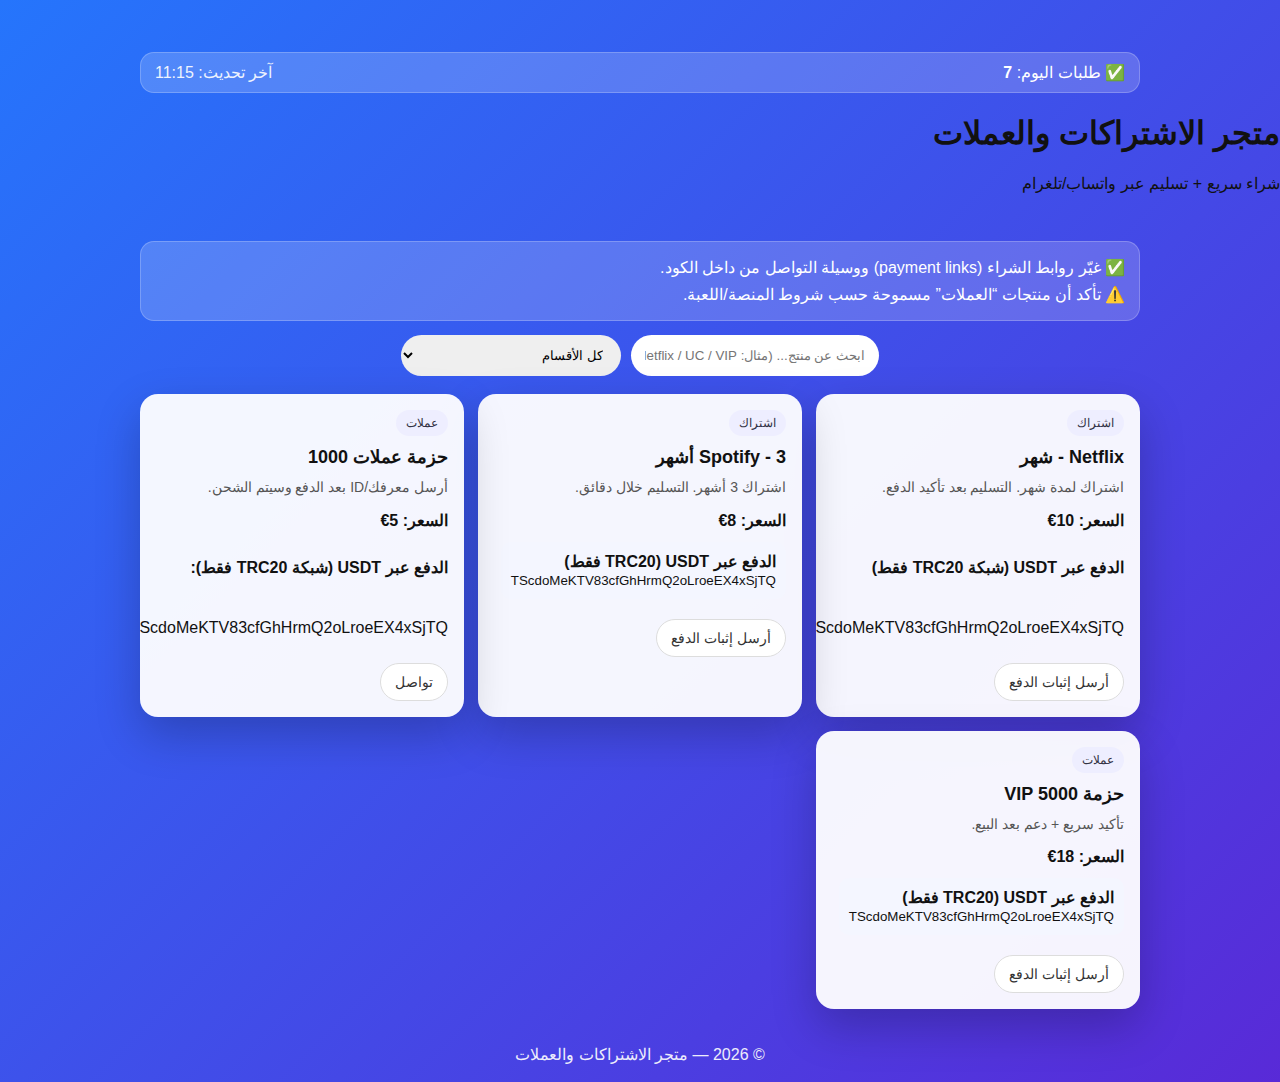
<file: index.html>
<!DOCTYPE html>
<html lang="ar" dir="rtl">
<head>
  <meta charset="UTF-8" />
  <meta name="viewport" content="width=device-width, initial-scale=1.0"/>
  <title>متجر الاشتراكات والعملات</title>

  <style>
    body{
      margin:0;
      font-family: Arial, sans-serif;
      background: linear-gradient(-45deg,#667eea,#764ba2,#6a11cb,#2575fc);
      background-size: 400% 400%;
      animation: bg 10s ease infinite;
      color:#111;
    }
    @keyframes bg{
      0%{background-position:0% 50%}
      50%{background-position:100% 50%}
      100%{background-position:0% 50%}
    }

    header{
      padding:26px 18px;
      text-align:center;
      color:white;
    }
    header h1{margin:0 0 8px;font-size:28px}
    header p{margin:0;opacity:.9}

    .wrap{
      max-width:1000px;
      margin: 0 auto;
      padding: 18px;
    }

    .note{
      background: rgba(255,255,255,0.18);
      border: 1px solid rgba(255,255,255,0.22);
      border-radius:14px;
      padding:12px 14px;
      color:white;
      margin: 14px 0;
      line-height:1.7;
    }

    .bar{
      display:flex;
      gap:10px;
      flex-wrap:wrap;
      justify-content:center;
      margin: 10px 0 18px;
    }
    .bar input, .bar select{
      padding:12px 14px;
      border:none;
      border-radius:999px;
      outline:none;
      min-width: 220px;
    }

    .grid{
      display:grid;
      grid-template-columns: repeat(auto-fit, minmax(240px, 1fr));
      gap:14px;
    }

    .card{
      background: rgba(255,255,255,0.95);
      border-radius:18px;
      padding:16px;
      box-shadow: 0 18px 45px rgba(0,0,0,.22);
      overflow:hidden;
      position:relative;
      transition: transform .15s ease;
    }
    .card:hover{transform: translateY(-2px)}

    .tag{
      display:inline-block;
      padding:6px 10px;
      border-radius:999px;
      background:#eef;
      font-size:12px;
      color:#334;
      margin-bottom:10px;
    }
    .title{margin:0 0 8px;font-size:18px}
    .desc{margin:0 0 12px;color:#555;font-size:14px;line-height:1.6}
    .price{font-weight:bold;margin:0 0 12px}

    .actions{
      display:flex;
      gap:10px;
      flex-wrap:wrap;
    }
    .btn{
      border:none;
      cursor:pointer;
      padding:10px 14px;
      border-radius:999px;
      font-size:14px;
      transition:.2s;
      text-decoration:none;
      display:inline-flex;
      align-items:center;
      gap:8px;
    }
    .buy{
      background: linear-gradient(135deg,#667eea,#764ba2);
      color:white;
    }
    .buy:hover{transform: scale(1.03)}
    .chat{
      background:#fff;
      color:#333;
      border:1px solid #ddd;
    }

    footer{
      text-align:center;
      color:white;
      padding:18px;
      opacity:.9;
    }
  </style>
</head>

<body>

<header>
  
</header>
  <div id="topBar" style="
  max-width:1000px;margin:0 auto 10px auto;padding:0 18px;">
  <div style="
    background: rgba(255,255,255,0.18);
    border: 1px solid rgba(255,255,255,0.22);
    border-radius:14px;
    padding:10px 14px;
    color:white;
    display:flex;
    justify-content:space-between;
    align-items:center;
    gap:10px;
    flex-wrap:wrap;
  ">
    <div>✅ طلبات اليوم: <b id="ordersToday">0</b></div>
    <div style="opacity:.9">آخر تحديث: <span id="lastUpdate">الآن</span></div>
  </div>
</div>

<div id="toast" style="
  position:fixed;
  bottom:18px;
  left:18px;
  background: rgba(255,255,255,0.95);
  color:#111;
  padding:12px 14px;
  border-radius:14px;
  box-shadow: 0 18px 45px rgba(0,0,0,.22);
  display:none;
  max-width: 320px;
  font-size:14px;
  z-index:9999;
">
</div>

  <h1>متجر الاشتراكات والعملات</h1>
  <p>شراء سريع + تسليم عبر واتساب/تلغرام</p>

<div class="wrap">

  <div class="note">
    ✅ غيّر روابط الشراء (payment links) ووسيلة التواصل من داخل الكود.<br/>
    ⚠️ تأكد أن منتجات “العملات” مسموحة حسب شروط المنصة/اللعبة.
  </div>

  <div class="bar">
    <input id="q" placeholder="ابحث عن منتج... (مثال: Netflix / UC / VIP)" />
    <select id="cat">
      <option value="all">كل الأقسام</option>
      <option value="subs">اشتراكات</option>
      <option value="coins">عملات</option>
    </select>
  </div>

  <div class="grid" id="grid">

    <!-- اشتراكات -->
    <div class="card" data-cat="subs" data-name="netflix اشتراك شهر">
      <span class="tag">اشتراك</span>
      <h3 class="title">Netflix - شهر</h3>
      <p class="desc">اشتراك لمدة شهر. التسليم بعد تأكيد الدفع.</p>
      <p class="price">السعر: 10€</p>
      <div class="actions">
        <p><strong>الدفع عبر USDT (شبكة TRC20 فقط)</strong></p>
<p>TScdoMeKTV83cfGhHrmQ2oLroeEX4xSjTQ</p>

<a class="btn chat" href="https://wa.me/21658278321" target="_blank">
أرسل إثبات الدفع
</a>
      </div>
    </div>

    <div class="card" data-cat="subs" data-name="spotify اشتراك 3 أشهر">
      <span class="tag">اشتراك</span>
      <h3 class="title">Spotify - 3 أشهر</h3>
      <p class="desc">اشتراك 3 أشهر. التسليم خلال دقائق.</p>
      <p class="price">السعر: 8€</p>
<div class="actions">
  <div style="background:#f4f6ff;padding:10px;border-radius:10px;margin-bottom:10px;">
    <strong>الدفع عبر USDT (TRC20 فقط)</strong><br>
    <small style="word-break:break-all;">
      TScdoMeKTV83cfGhHrmQ2oLroeEX4xSjTQ
    </small>
  </div>

  <a class="btn chat" href="https://t.me/Bilelbz" target="_blank">
    أرسل إثبات الدفع
  </a>
</div>

    </div>

    <!-- عملات -->
    <div class="card" data-cat="coins" data-name="عملات 1000 coin">
      <span class="tag">عملات</span>
      <h3 class="title">حزمة عملات 1000</h3>
      <p class="desc">أرسل معرفك/ID بعد الدفع وسيتم الشحن.</p>
      <p class="price">السعر: 5€</p>
      <div class="actions">
         <p><strong>الدفع عبر USDT (شبكة TRC20 فقط):</strong></p>
<p>TScdoMeKTV83cfGhHrmQ2oLroeEX4xSjTQ</p>
        <a class="btn chat" href="https://wa.me/21658278321" target="_blank">تواصل</a>
      </div>
    </div>

    <div class="card" data-cat="coins" data-name="vip عملات 5000">
      <span class="tag">عملات</span>
      <h3 class="title">حزمة VIP 5000</h3>
      <p class="desc">تأكيد سريع + دعم بعد البيع.</p>
      <p class="price">السعر: 18€</p>
     <div class="actions">
  <div style="background:#f4f6ff;padding:10px;border-radius:10px;margin-bottom:10px;">
    <strong>الدفع عبر USDT (TRC20 فقط)</strong><br>
    <small style="word-break:break-all;">
      TScdoMeKTV83cfGhHrmQ2oLroeEX4xSjTQ
    </small>
  </div>

  <a class="btn chat" href="https://wa.me/21658278321" target="_blank">
    أرسل إثبات الدفع
  </a>
</div>

    </div>

  </div>
</div>

<footer>
  © <span id="y"></span> — متجر الاشتراكات والعملات
</footer>

<script>
  document.getElementById("y").textContent = new Date().getFullYear();

  const q = document.getElementById("q");
  const cat = document.getElementById("cat");
  const cards = [...document.querySelectorAll(".card")];

  function apply(){
    const term = (q.value || "").trim().toLowerCase();
    const c = cat.value;
    cards.forEach(card=>{
      const name = card.dataset.name.toLowerCase();
      const okTerm = !term || name.includes(term);
      const okCat = (c==="all") || (card.dataset.cat===c);
      card.style.display = (okTerm && okCat) ? "" : "none";
    });
  }

  q.addEventListener("input", apply);
  cat.addEventListener("change", apply);
</script>
  <script>
  // ===== عداد طلبات اليوم (وهمي) =====
  const ordersEl = document.getElementById("ordersToday");
  const lastEl = document.getElementById("lastUpdate");
  const toast = document.getElementById("toast");

  // رقم بداية عشوائي
  let orders = Math.floor(Math.random() * 20) + 5; // 5 إلى 24
  ordersEl.textContent = orders;

  function timeNow(){
    const d = new Date();
    const h = String(d.getHours()).padStart(2,"0");
    const m = String(d.getMinutes()).padStart(2,"0");
    return `${h}:${m}`;
  }
  lastEl.textContent = timeNow();

  // يزيد الطلبات كل فترة (عشوائي)
  setInterval(() => {
    const add = Math.random() < 0.7 ? 1 : 2; // غالبًا +1
    orders += add;
    ordersEl.textContent = orders;
    lastEl.textContent = timeNow();
  }, 25000); // كل 25 ثانية

  // ===== تنبيه "تم شراء" =====
  const products = [
    "Netflix - شهر",
    "Spotify - 3 أشهر",
    "حزمة عملات 1000",
    "حزمة VIP 5000"
  ];

  function showToast(msg){
    toast.textContent = msg;
    toast.style.display = "block";
    toast.style.opacity = "0";
    toast.style.transform = "translateY(10px)";
    toast.style.transition = "all .25s ease";

    requestAnimationFrame(() => {
      toast.style.opacity = "1";
      toast.style.transform = "translateY(0)";
    });

    setTimeout(() => {
      toast.style.opacity = "0";
      toast.style.transform = "translateY(10px)";
      setTimeout(() => toast.style.display = "none", 250);
    }, 3500);
  }

  setInterval(() => {
    const item = products[Math.floor(Math.random() * products.length)];
    const mins = Math.floor(Math.random() * 9) + 1; // 1-9 دقائق
    showToast(`🛒 تم شراء ${item} قبل ${mins} دقائق`);
  }, 22000); // كل 22 ثانية
</script>


</body>
</html>
</file>
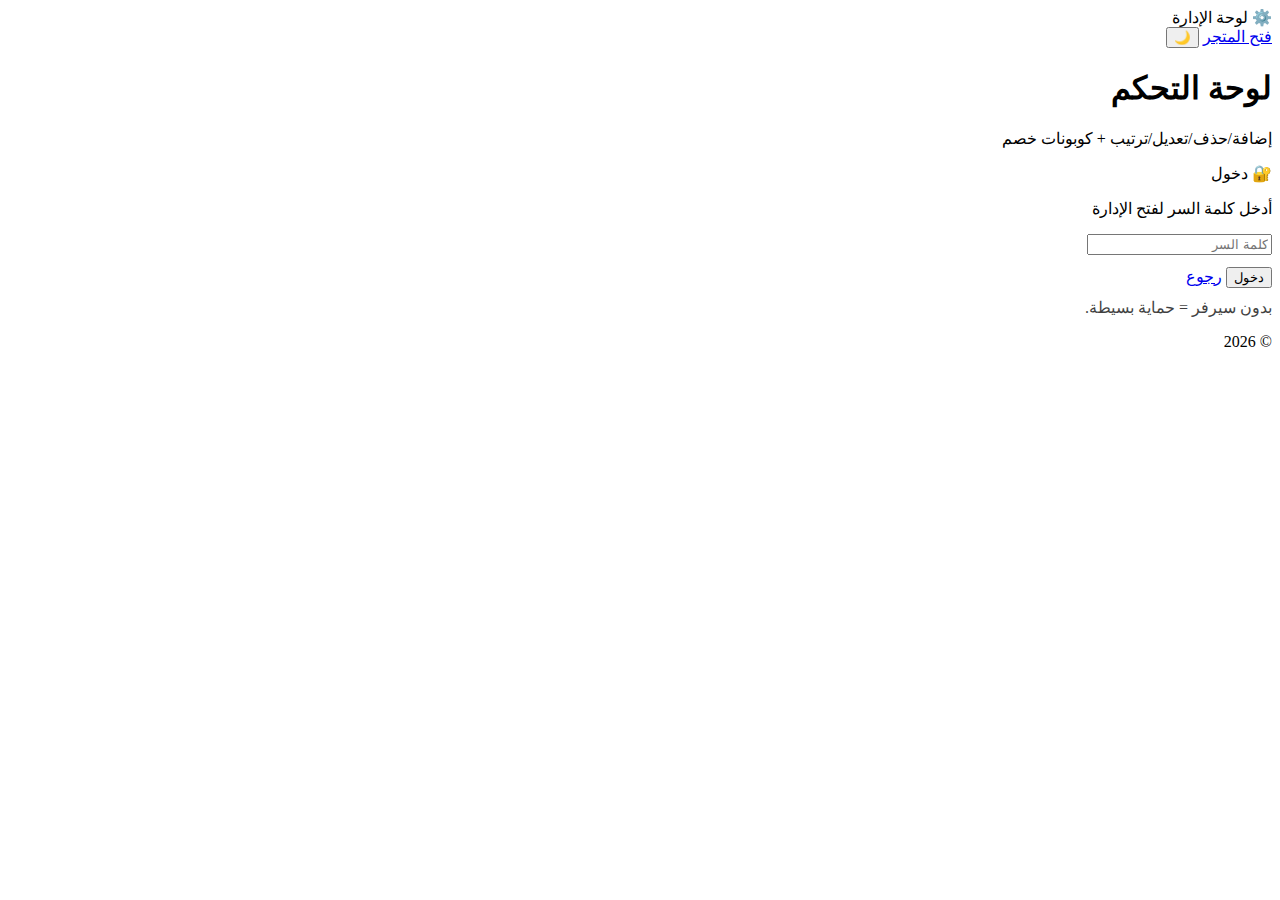
<file: admin.html>
<!DOCTYPE html>
<html lang="ar" dir="rtl">
<head>
  <meta charset="UTF-8" />
  <meta name="viewport" content="width=device-width, initial-scale=1.0"/>
  <title>لوحة الإدارة</title>
  <link rel="stylesheet" href="style.css">
</head>
<body>

<div class="nav">
  <div class="row">
    <div class="brand">⚙️ لوحة الإدارة</div>
    <div class="links">
      <a href="products.html">فتح المتجر</a>
      <button id="themeToggle" class="theme-btn" type="button">🌙</button>
    </div>
  </div>
</div>

<div class="hero">
  <h1>لوحة التحكم</h1>
  <p>إضافة/حذف/تعديل/ترتيب + كوبونات خصم</p>
</div>

<div class="container">

  <div class="card" id="loginBox">
    <span class="tag">🔐 دخول</span>
    <p class="desc">أدخل كلمة السر لفتح الإدارة</p>
    <input id="adminPass" class="admin-input" type="password" placeholder="كلمة السر">
    <div class="actions" style="margin-top:12px">
      <button id="adminEnter" class="btn buy" type="button">دخول</button>
      <a class="btn chat" href="products.html">رجوع</a>
    </div>
    <p class="small" style="opacity:.75;margin-top:10px">بدون سيرفر = حماية بسيطة.</p>
  </div>

  <div id="panelBox" style="display:none;">

    <div class="card">
      <div class="adminTabs">
        <button class="adminTab active" data-tab="productsTab" type="button">📦 المنتجات</button>
        <button class="adminTab" data-tab="couponsTab" type="button">🎟️ الكوبونات</button>
      </div>
    </div>

    <!-- PRODUCTS TAB -->
    <div class="card" id="productsTab">
      <div class="admin-toolbar">
        <button class="btn buy" id="addNew" type="button">➕ إضافة منتج</button>
        <button class="btn chat" id="exportJson" type="button">⬇️ تصدير JSON</button>
        <button class="btn chat" id="importJson" type="button">⬆️ استيراد JSON</button>
        <button class="btn chat" id="resetProducts" type="button">♻️ افتراضي</button>
      </div>

      <p class="small" style="margin-top:10px;opacity:.8">
        ✅ لترتيب المنتجات: اسحب المنتج (Drag) وأفلته (Drop).
      </p>

      <div id="adminList" class="admin-list"></div>

      <div class="admin-actions">
        <button class="btn buy" id="saveProducts" type="button">💾 حفظ المنتجات</button>
        <a class="btn chat" href="products.html">فتح المتجر</a>
      </div>

      <textarea id="jsonBox" class="admin-json" placeholder="JSON هنا"></textarea>
    </div>

    <!-- COUPONS TAB -->
    <div class="card" id="couponsTab" style="display:none;">
      <div class="admin-toolbar">
        <button class="btn buy" id="addCoupon" type="button">➕ إضافة كوبون</button>
        <button class="btn chat" id="resetCoupons" type="button">♻️ افتراضي</button>
      </div>

      <div id="couponList" class="admin-list" style="margin-top:12px;"></div>

      <div class="admin-actions">
        <button class="btn buy" id="saveCoupons" type="button">💾 حفظ الكوبونات</button>
      </div>
    </div>

  </div>
</div>

<div class="footer">© 2026</div>
<div id="toast"></div>

<script src="admin.js"></script>
<script src="theme.js"></script>
</body>
</html>
</file>
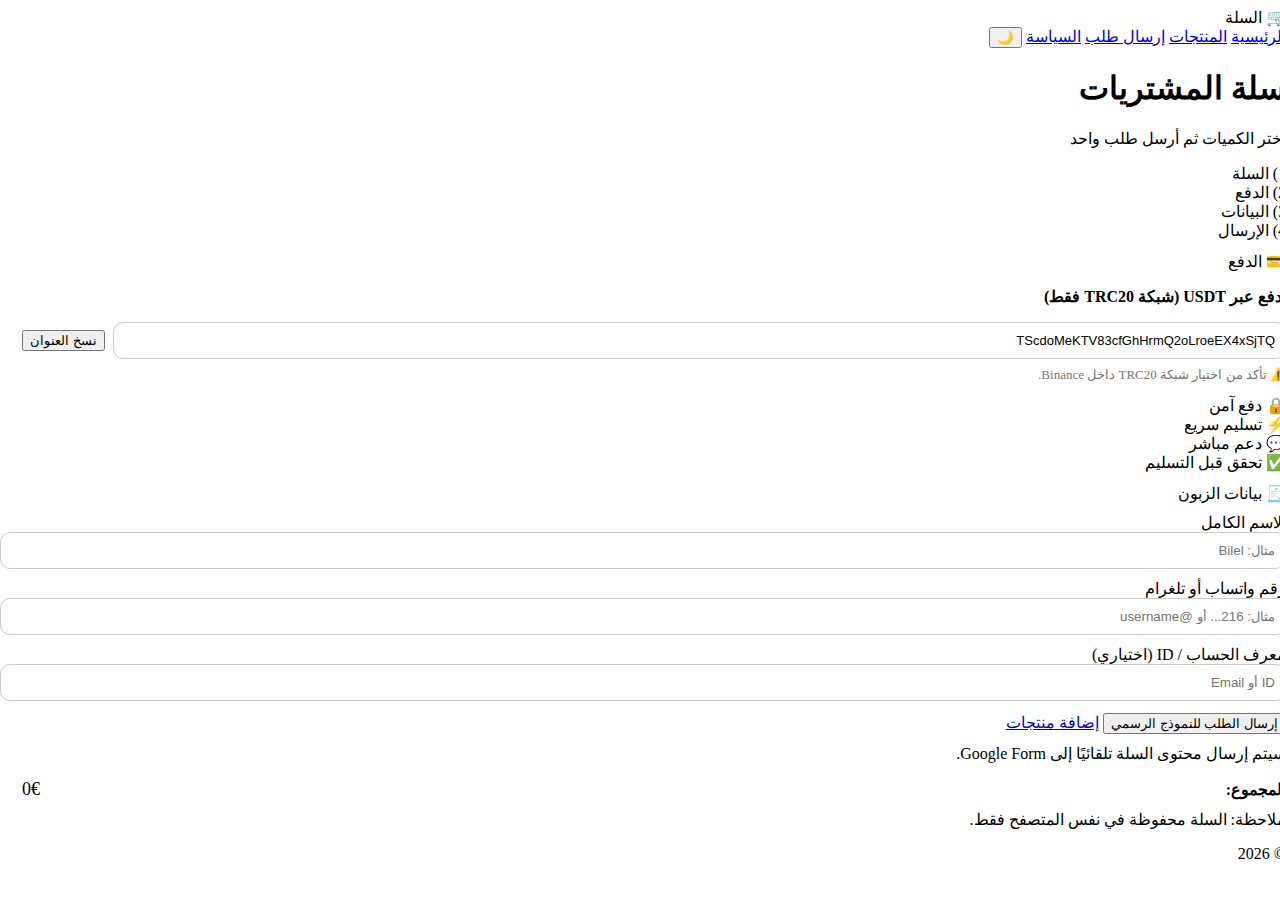
<file: cart.html>
<!DOCTYPE html>
<html lang="ar" dir="rtl">
<head>
  <meta charset="UTF-8" />
  <meta name="viewport" content="width=device-width, initial-scale=1.0"/>
  <title>السلة</title>
  <link rel="stylesheet" href="style.css">
</head>
<body>

<div class="nav">
  <div class="row">
    <div class="brand">🛒 السلة</div>
    <div class="links">
      <a href="new-index.html">الرئيسية</a>
      <a href="products.html">المنتجات</a>
      <a href="order.html">إرسال طلب</a>
      <a href="policy.html">السياسة</a>
      <button id="themeToggle" class="theme-btn" type="button">🌙</button>
    </div>
  </div>
</div>

<div class="hero">
  <h1>سلة المشتريات</h1>
  <p>اختر الكميات ثم أرسل طلب واحد</p>
</div>

<div class="steps">
  <div class="step done">1) السلة</div>
  <div class="step done">2) الدفع</div>
  <div class="step done">3) البيانات</div>
  <div class="step">4) الإرسال</div>
</div>

<div class="container">

  <div id="cartList"></div>

  <!-- الدفع -->
  <div class="card" style="margin-top:12px">
    <span class="tag">💳 الدفع</span>

    <p><strong>ادفع عبر USDT (شبكة TRC20 فقط)</strong></p>

    <div style="display:flex;gap:8px;flex-wrap:wrap;align-items:center;margin-top:8px;">
      <input id="usdtAddress"
        type="text"
        value="TScdoMeKTV83cfGhHrmQ2oLroeEX4xSjTQ"
        readonly
        style="flex:1;padding:10px;border-radius:10px;border:1px solid #ccc;font-size:13px;">

      <button class="btn chat" id="copyUSDT" type="button">
        نسخ العنوان
      </button>
    </div>

    <p style="margin-top:8px;font-size:13px;color:#777;">
      ⚠️ تأكد من اختيار شبكة TRC20 داخل Binance.
    </p>
   <div class="trustBadges">
  <div class="badge">🔒 دفع آمن</div>
  <div class="badge">⚡ تسليم سريع</div>
  <div class="badge">💬 دعم مباشر</div>
  <div class="badge">✅ تحقق قبل التسليم</div>
  </div>
    </div>

  

  <!-- بيانات الزبون -->
  <div class="card" style="margin-top:12px">
    <span class="tag">🧾 بيانات الزبون</span>

    <div style="margin-top:10px;">
      <label>الاسم الكامل</label><br>
      <input id="custName" style="width:100%;padding:10px;border-radius:10px;border:1px solid #ccc;" placeholder="مثال: Bilel">
    </div>

    <div style="margin-top:10px;">
      <label>رقم واتساب أو تلغرام</label><br>
      <input id="custContact" style="width:100%;padding:10px;border-radius:10px;border:1px solid #ccc;" placeholder="مثال: 216... أو @username">
    </div>

    <div style="margin-top:10px;">
      <label>معرف الحساب / ID (اختياري)</label><br>
      <input id="custId" style="width:100%;padding:10px;border-radius:10px;border:1px solid #ccc;" placeholder="ID أو Email">
    </div>

    <div class="actions" style="margin-top:12px">
      <button class="btn buy" id="sendFormCart" type="button">إرسال الطلب للنموذج الرسمي</button>
      <a class="btn chat" href="products.html">إضافة منتجات</a>
    </div>

    <p class="small" style="margin-top:10px">
      سيتم إرسال محتوى السلة تلقائيًا إلى Google Form.
    </p>
  </div>

  <!-- المجموع -->
  <div class="card" style="margin-top:12px">
    <div style="display:flex;justify-content:space-between;align-items:center;gap:10px;flex-wrap:wrap;">
      <div style="font-weight:800">المجموع:</div>
      <div style="font-size:18px"><span id="cartTotal">0€</span></div>
    </div>

    <p class="small" style="margin-top:10px">
      ملاحظة: السلة محفوظة في نفس المتصفح فقط.
    </p>
  </div>
</div>


  
<div id="toast"></div>
<div class="footer">© 2026</div>

<script src="cart.js"></script>
<script src="app.js"></script>
<script src="theme.js"></script>
</body>
</html>
</file>
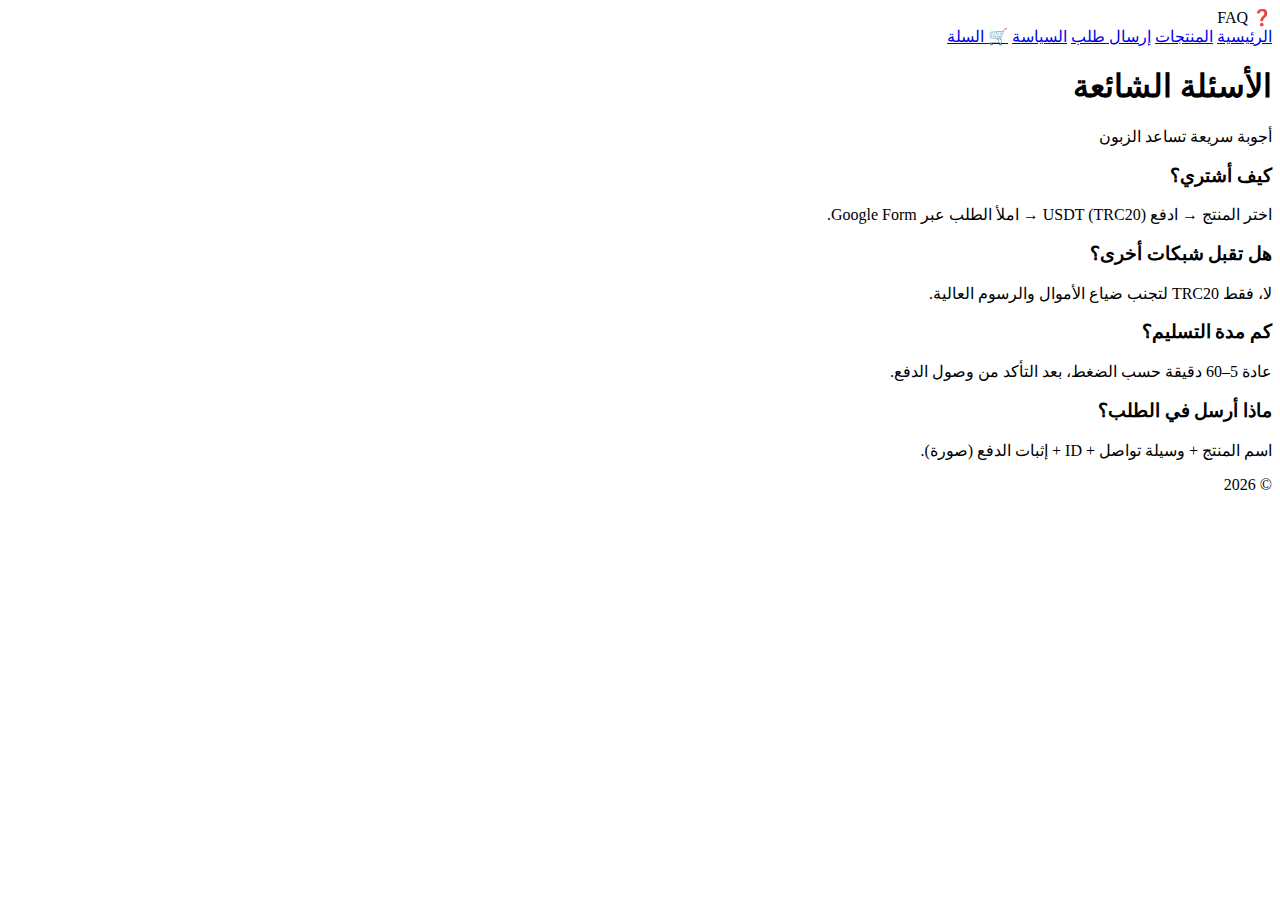
<file: faq.html>
<!DOCTYPE html>
<html lang="ar" dir="rtl">
<head>
  <meta charset="UTF-8" />
  <meta name="viewport" content="width=device-width, initial-scale=1.0"/>
  <title>الأسئلة الشائعة</title>
  <link rel="stylesheet" href="style.css">
</head>
<body>

<div class="nav">
  <div class="row">
    <div class="brand">❓ FAQ</div>
    <div class="links">
      <a href="new-index.html">الرئيسية</a>
      <a href="products.html">المنتجات</a>
      <a href="order.html">إرسال طلب</a>
      <a href="policy.html">السياسة</a>
      <a href="cart.html">🛒 السلة</a>
    </div>
  </div>
</div>

<div class="hero">
  <h1>الأسئلة الشائعة</h1>
  <p>أجوبة سريعة تساعد الزبون</p>
</div>

<div class="container">
  <div class="card">
    <h3 class="title">كيف أشتري؟</h3>
    <p class="desc">اختر المنتج → ادفع USDT (TRC20) → املأ الطلب عبر Google Form.</p>

    <h3 class="title">هل تقبل شبكات أخرى؟</h3>
    <p class="desc">لا، فقط TRC20 لتجنب ضياع الأموال والرسوم العالية.</p>

    <h3 class="title">كم مدة التسليم؟</h3>
    <p class="desc">عادة 5–60 دقيقة حسب الضغط، بعد التأكد من وصول الدفع.</p>

    <h3 class="title">ماذا أرسل في الطلب؟</h3>
    <p class="desc">اسم المنتج + وسيلة تواصل + ID + إثبات الدفع (صورة).</p>
  </div>
</div>

<div id="toast"></div>
<div class="footer">© 2026</div>

<script src="app.js"></script>
<script src="theme.js"></script>
</body>
</html>
</file>
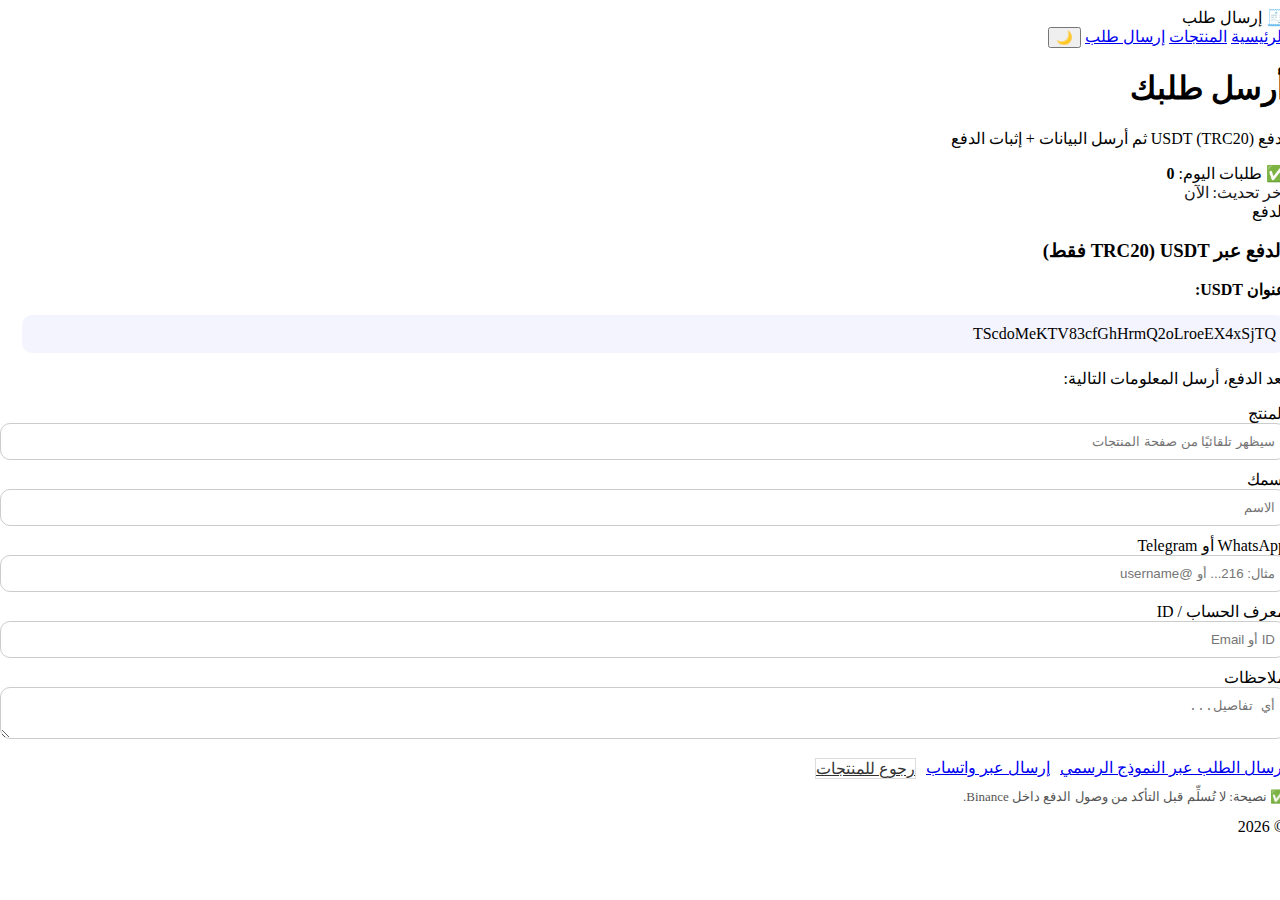
<file: order.html>
<!DOCTYPE html>
<html lang="ar" dir="rtl">
<head>
  <meta charset="UTF-8">
  <meta name="viewport" content="width=device-width, initial-scale=1.0">
  <title>إرسال طلب</title>
  <link rel="stylesheet" href="style.css">
</head>
<body>

<div class="nav">
  <div class="row">
    <div class="brand">🧾 إرسال طلب</div>
    <div class="links">
      <a href="new-index.html">الرئيسية</a>
      <a href="products.html">المنتجات</a>
      <a href="order.html">إرسال طلب</a>
      <button id="themeToggle" class="theme-btn" type="button">🌙</button>

    </div>
  </div>
</div>

<div class="hero">
  <h1>أرسل طلبك</h1>
  <p>ادفع USDT (TRC20) ثم أرسل البيانات + إثبات الدفع</p>
</div>
  <div class="topBar">
  <div class="box">
    <div>✅ طلبات اليوم: <b id="ordersToday">0</b></div>
    <div style="opacity:.9">آخر تحديث: <span id="lastUpdate">الآن</span></div>
  </div>
</div>



  

<div class="container">

  <div class="card">
    <span class="tag">الدفع</span>
    <h3>الدفع عبر USDT (TRC20 فقط)</h3>
    <p><b>عنوان USDT:</b></p>
    <p style="word-break:break-all;background:#f4f4ff;padding:10px;border-radius:10px;">
      TScdoMeKTV83cfGhHrmQ2oLroeEX4xSjTQ
    </p>

    <p>بعد الدفع، أرسل المعلومات التالية:</p>

    <div style="margin-top:10px;">
      <label>المنتج</label><br>
      <input id="product" style="width:100%;padding:10px;border-radius:10px;border:1px solid #ccc;" placeholder="سيظهر تلقائيًا من صفحة المنتجات">
    </div>

    <div style="margin-top:10px;">
      <label>اسمك</label><br>
      <input style="width:100%;padding:10px;border-radius:10px;border:1px solid #ccc;" placeholder="الاسم">
    </div>

    <div style="margin-top:10px;">
      <label>WhatsApp أو Telegram</label><br>
      <input style="width:100%;padding:10px;border-radius:10px;border:1px solid #ccc;" placeholder="مثال: 216... أو @username">
    </div>

    <div style="margin-top:10px;">
      <label>معرف الحساب / ID</label><br>
      <input style="width:100%;padding:10px;border-radius:10px;border:1px solid #ccc;" placeholder="ID أو Email">
    </div>

    <div style="margin-top:10px;">
      <label>ملاحظات</label><br>
      <textarea style="width:100%;padding:10px;border-radius:10px;border:1px solid #ccc;" placeholder="أي تفاصيل..."></textarea>
    </div>

    <div style="margin-top:15px;display:flex;gap:10px;flex-wrap:wrap;">
      <a class="btn buy" href="https://forms.gle/NyCY95TSaXjtpirW9" target="_blank">
إرسال الطلب عبر النموذج الرسمي
</a>

      <a class="btn buy" href="https://wa.me/21658278321" target="_blank">إرسال عبر واتساب</a>
      <a class="btn" style="background:white;border:1px solid #ddd;color:#333;" href="products.html">رجوع للمنتجات</a>
    </div>

    <p style="color:#555;margin-top:10px;font-size:13px;">
      ✅ نصيحة: لا تُسلِّم قبل التأكد من وصول الدفع داخل Binance.
    </p>
  </div>

</div>

<div class="footer">© 2026</div>

<script>
  // جلب اسم المنتج من الرابط: order.html?product=...
  const params = new URLSearchParams(window.location.search);
  const product = params.get("product");
  if(product){
    document.getElementById("product").value = product;
  }
</script>
  <div id="toast"></div>
<script src="theme.js"></script>

</body>
</html>
</file>
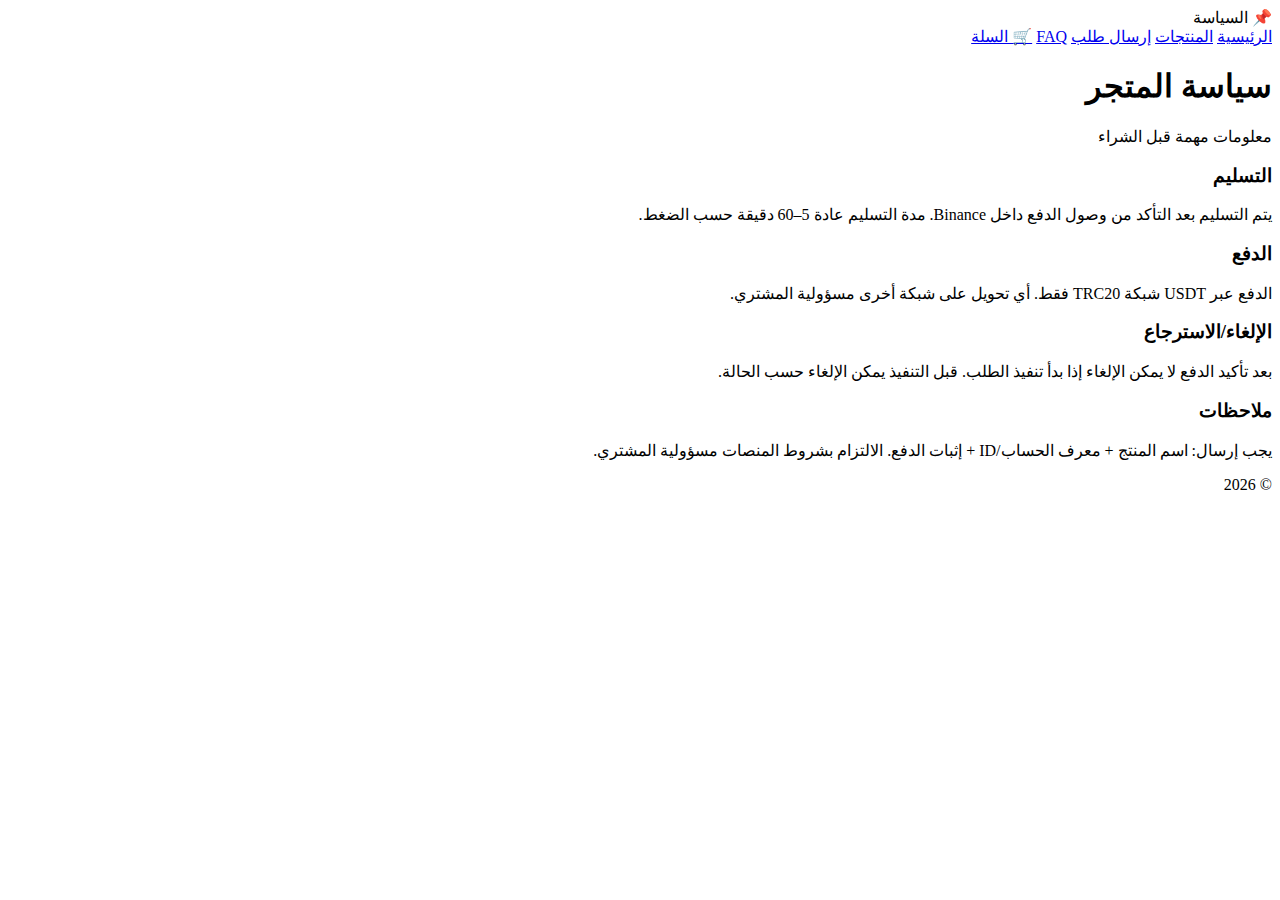
<file: policy.html>
<!DOCTYPE html>
<html lang="ar" dir="rtl">
<head>
  <meta charset="UTF-8" />
  <meta name="viewport" content="width=device-width, initial-scale=1.0"/>
  <title>السياسة</title>
  <link rel="stylesheet" href="style.css">
</head>
<body>

<div class="nav">
  <div class="row">
    <div class="brand">📌 السياسة</div>
    <div class="links">
      <a href="new-index.html">الرئيسية</a>
      <a href="products.html">المنتجات</a>
      <a href="order.html">إرسال طلب</a>
      <a href="faq.html">FAQ</a>
      <a href="cart.html">🛒 السلة</a>
    </div>
  </div>
</div>

<div class="hero">
  <h1>سياسة المتجر</h1>
  <p>معلومات مهمة قبل الشراء</p>
</div>

<div class="container">
  <div class="card">
    <h3 class="title">التسليم</h3>
    <p class="desc">يتم التسليم بعد التأكد من وصول الدفع داخل Binance. مدة التسليم عادة 5–60 دقيقة حسب الضغط.</p>

    <h3 class="title">الدفع</h3>
    <p class="desc">الدفع عبر USDT شبكة TRC20 فقط. أي تحويل على شبكة أخرى مسؤولية المشتري.</p>

    <h3 class="title">الإلغاء/الاسترجاع</h3>
    <p class="desc">بعد تأكيد الدفع لا يمكن الإلغاء إذا بدأ تنفيذ الطلب. قبل التنفيذ يمكن الإلغاء حسب الحالة.</p>

    <h3 class="title">ملاحظات</h3>
    <p class="desc">يجب إرسال: اسم المنتج + معرف الحساب/ID + إثبات الدفع. الالتزام بشروط المنصات مسؤولية المشتري.</p>
  </div>
</div>

<div id="toast"></div>
<div class="footer">© 2026</div>

<script src="app.js"></script>
<script src="theme.js"></script>
</body>
</html>
</file>
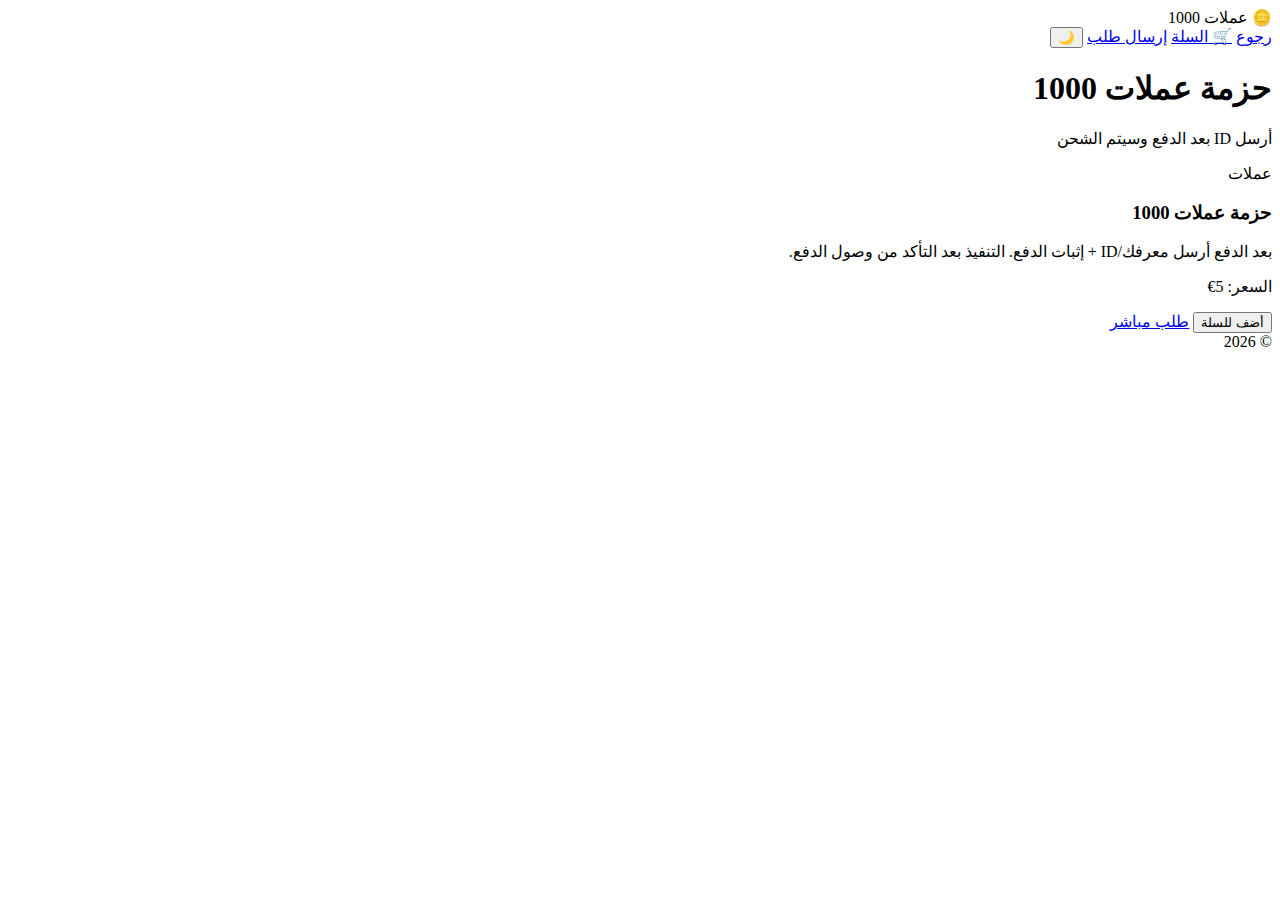
<file: product-coins1000.html>
<!DOCTYPE html>
<html lang="ar" dir="rtl">
<head>
  <meta charset="UTF-8" />
  <meta name="viewport" content="width=device-width, initial-scale=1.0"/>
  <title>حزمة عملات 1000</title>
  <link rel="stylesheet" href="style.css">
</head>
<body>

<div class="nav">
  <div class="row">
    <div class="brand">🪙 عملات 1000</div>
    <div class="links">
      <a href="products.html">رجوع</a>
      <a href="cart.html">🛒 السلة</a>
      <a href="order.html?product=حزمة%20عملات%201000">إرسال طلب</a>
      <button id="themeToggle" class="theme-btn" type="button">🌙</button>
    </div>
  </div>
</div>

<div class="hero">
  <h1>حزمة عملات 1000</h1>
  <p>أرسل ID بعد الدفع وسيتم الشحن</p>
</div>

<div class="container">
  <div class="card">
    <span class="tag">عملات</span>
    <h3 class="title">حزمة عملات 1000</h3>
    <p class="desc">بعد الدفع أرسل معرفك/ID + إثبات الدفع. التنفيذ بعد التأكد من وصول الدفع.</p>
    <p class="price">السعر: 5€</p>

    <div class="actions">
      <button class="btn buy addToCart"
        data-id="coins1000"
        data-name="حزمة عملات 1000"
        data-price="5">أضف للسلة</button>

      <a class="btn chat" href="order.html?product=حزمة%20عملات%201000">طلب مباشر</a>
    </div>
  </div>
</div>

<div id="toast"></div>
<div class="footer">© 2026</div>

<script src="cart.js"></script>
<script src="app.js"></script>
<script src="theme.js"></script>
</body>
</html>
</file>
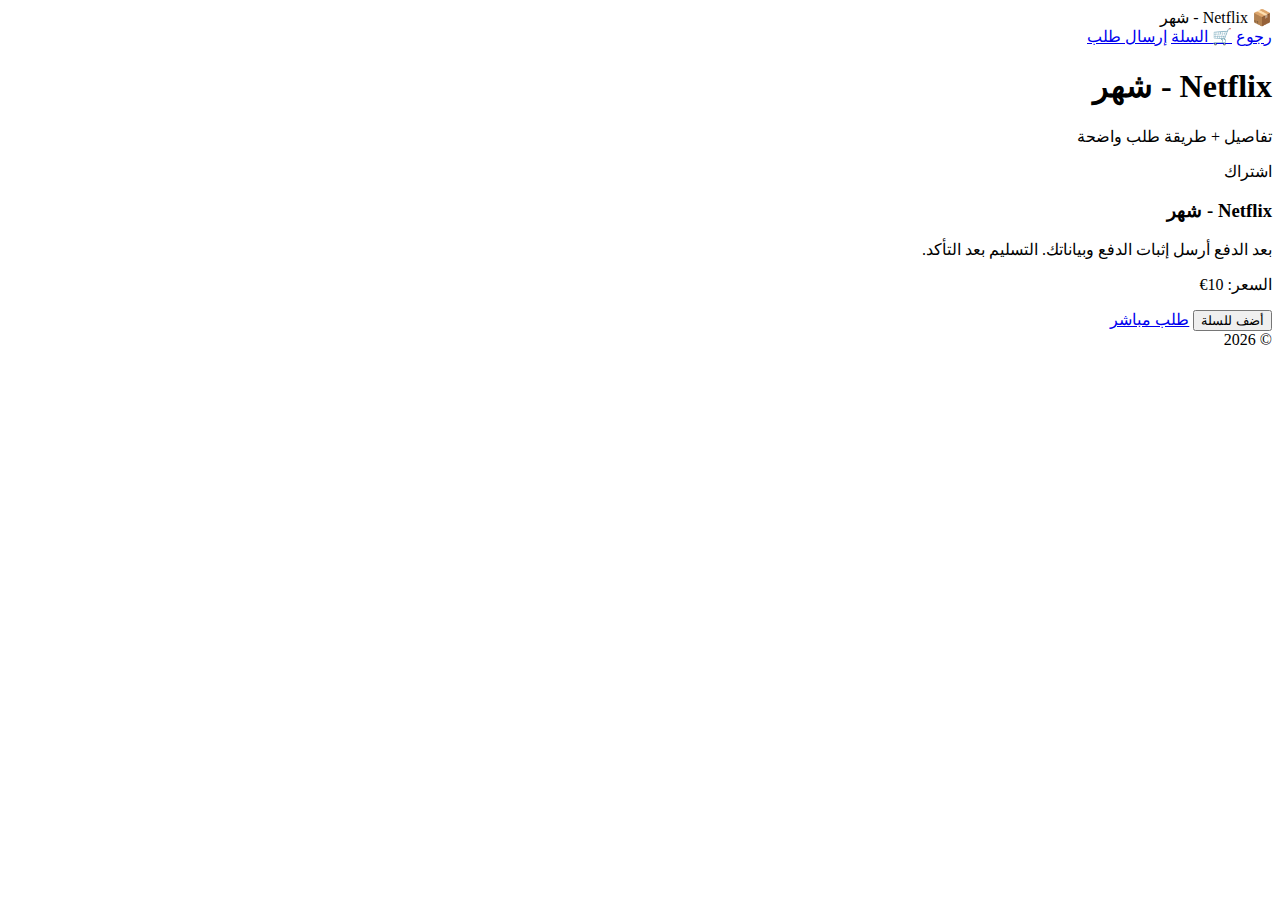
<file: product-netflix.html>
<!DOCTYPE html>
<html lang="ar" dir="rtl">
<head>
  <meta charset="UTF-8" />
  <meta name="viewport" content="width=device-width, initial-scale=1.0"/>
  <title>Netflix - شهر</title>
  <link rel="stylesheet" href="style.css">
</head>
<body>

<div class="nav">
  <div class="row">
    <div class="brand">📦 Netflix - شهر</div>
    <div class="links">
      <a href="products.html">رجوع</a>
      <a href="cart.html">🛒 السلة</a>
      <a href="order.html?product=Netflix%20-%20شهر">إرسال طلب</a>
    </div>
  </div>
</div>

<div class="hero">
  <h1>Netflix - شهر</h1>
  <p>تفاصيل + طريقة طلب واضحة</p>
</div>

<div class="container">
  <div class="card">
    <span class="tag">اشتراك</span>
    <h3 class="title">Netflix - شهر</h3>
    <p class="desc">بعد الدفع أرسل إثبات الدفع وبياناتك. التسليم بعد التأكد.</p>
    <p class="price">السعر: 10€</p>

    <div class="actions">
      <button class="btn buy addToCart"
        data-id="netflix1"
        data-name="Netflix - شهر"
        data-price="10">أضف للسلة</button>

      <a class="btn chat" href="order.html?product=Netflix%20-%20شهر">طلب مباشر</a>
    </div>
  </div>
</div>

<div id="toast"></div>
<div class="footer">© 2026</div>

<script src="cart.js"></script>
<script src="app.js"></script>
<script src="theme.js"></script>
</body>
</html>
</file>
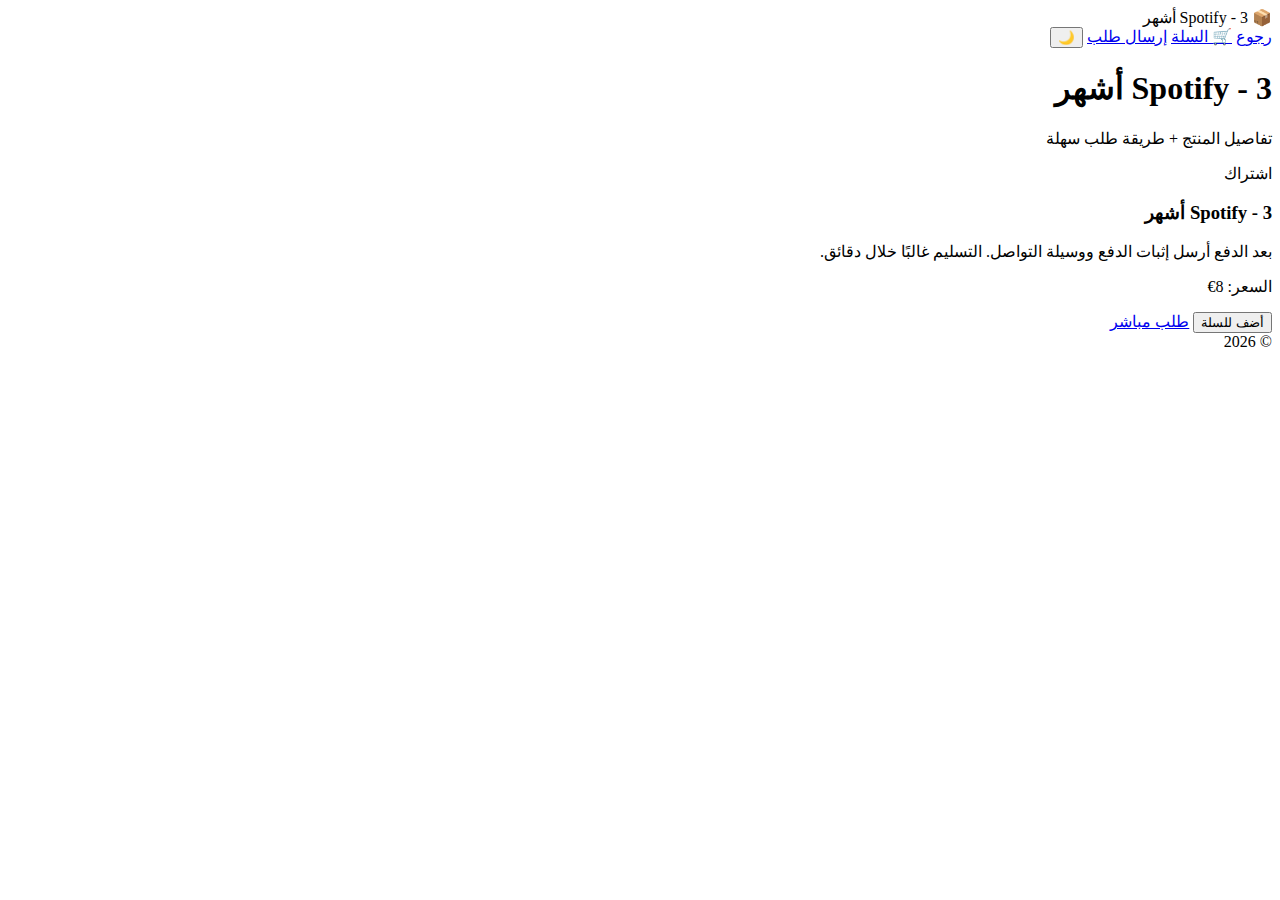
<file: product-spotify.html>
<!DOCTYPE html>
<html lang="ar" dir="rtl">
<head>
  <meta charset="UTF-8" />
  <meta name="viewport" content="width=device-width, initial-scale=1.0"/>
  <title>Spotify - 3 أشهر</title>
  <link rel="stylesheet" href="style.css">
</head>
<body>

<div class="nav">
  <div class="row">
    <div class="brand">📦 Spotify - 3 أشهر</div>
    <div class="links">
      <a href="products.html">رجوع</a>
      <a href="cart.html">🛒 السلة</a>
      <a href="order.html?product=Spotify%20-%203%20أشهر">إرسال طلب</a>
      <button id="themeToggle" class="theme-btn" type="button">🌙</button>
    </div>
  </div>
</div>

<div class="hero">
  <h1>Spotify - 3 أشهر</h1>
  <p>تفاصيل المنتج + طريقة طلب سهلة</p>
</div>

<div class="container">
  <div class="card">
    <span class="tag">اشتراك</span>
    <h3 class="title">Spotify - 3 أشهر</h3>
    <p class="desc">بعد الدفع أرسل إثبات الدفع ووسيلة التواصل. التسليم غالبًا خلال دقائق.</p>
    <p class="price">السعر: 8€</p>

    <div class="actions">
      <button class="btn buy addToCart"
        data-id="spotify1"
        data-name="Spotify - 3 أشهر"
        data-price="8">أضف للسلة</button>

      <a class="btn chat" href="order.html?product=Spotify%20-%203%20أشهر">طلب مباشر</a>
    </div>
  </div>
</div>

<div id="toast"></div>
<div class="footer">© 2026</div>

<script src="cart.js"></script>
<script src="app.js"></script>
<script src="theme.js"></script>
</body>
</html>
</file>
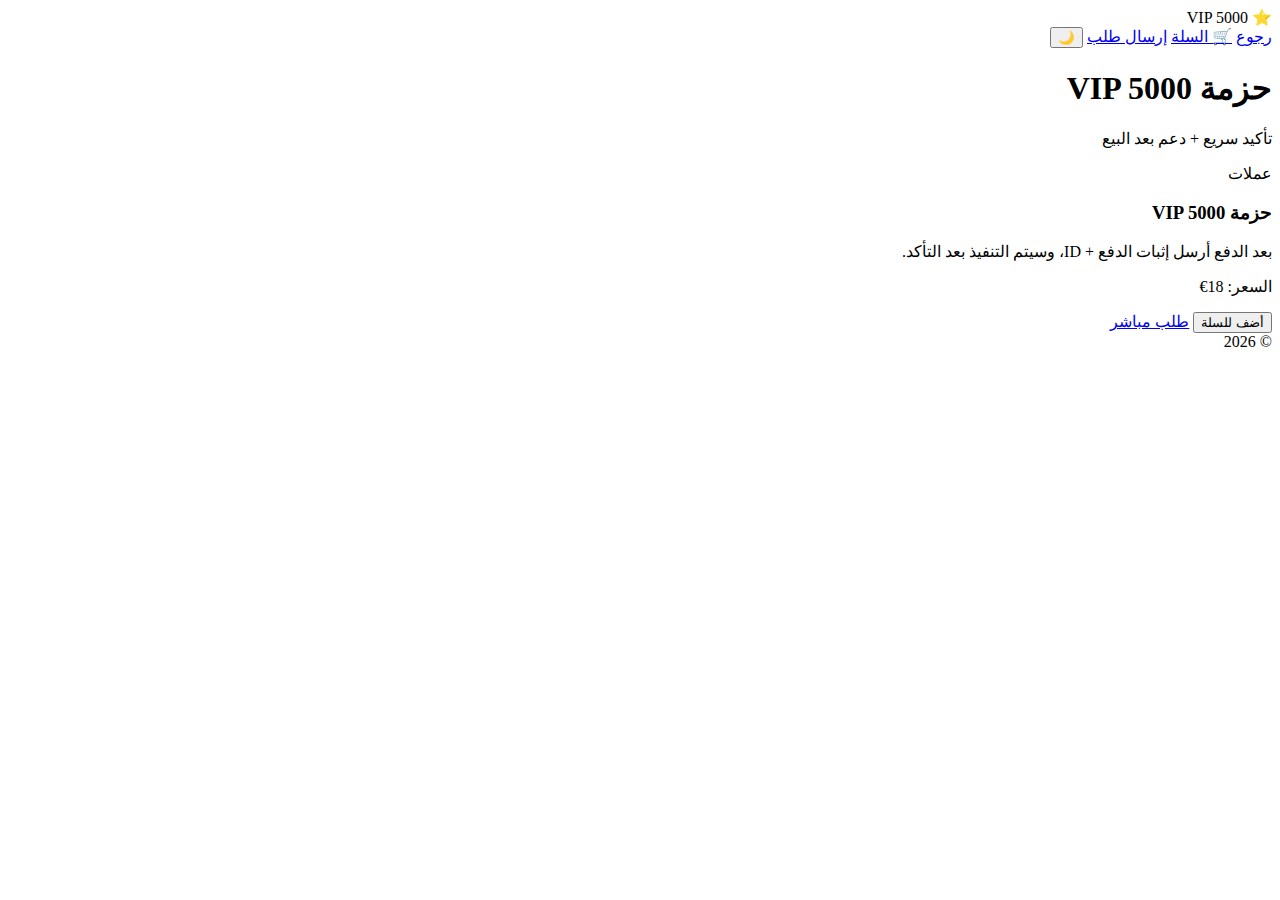
<file: product-vip5000.html>
<!DOCTYPE html>
<html lang="ar" dir="rtl">
<head>
  <meta charset="UTF-8" />
  <meta name="viewport" content="width=device-width, initial-scale=1.0"/>
  <title>حزمة VIP 5000</title>
  <link rel="stylesheet" href="style.css">
</head>
<body>

<div class="nav">
  <div class="row">
    <div class="brand">⭐ VIP 5000</div>
    <div class="links">
      <a href="products.html">رجوع</a>
      <a href="cart.html">🛒 السلة</a>
      <a href="order.html?product=حزمة%20VIP%205000">إرسال طلب</a>
      <button id="themeToggle" class="theme-btn" type="button">🌙</button>
    </div>
  </div>
</div>

<div class="hero">
  <h1>حزمة VIP 5000</h1>
  <p>تأكيد سريع + دعم بعد البيع</p>
</div>

<div class="container">
  <div class="card">
    <span class="tag">عملات</span>
    <h3 class="title">حزمة VIP 5000</h3>
    <p class="desc">بعد الدفع أرسل إثبات الدفع + ID، وسيتم التنفيذ بعد التأكد.</p>
    <p class="price">السعر: 18€</p>

    <div class="actions">
      <button class="btn buy addToCart"
        data-id="vip5000"
        data-name="حزمة VIP 5000"
        data-price="18">أضف للسلة</button>

      <a class="btn chat" href="order.html?product=حزمة%20VIP%205000">طلب مباشر</a>
    </div>
  </div>
</div>

<div id="toast"></div>
<div class="footer">© 2026</div>

<script src="cart.js"></script>
<script src="app.js"></script>
<script src="theme.js"></script>
</body>
</html>
</file>
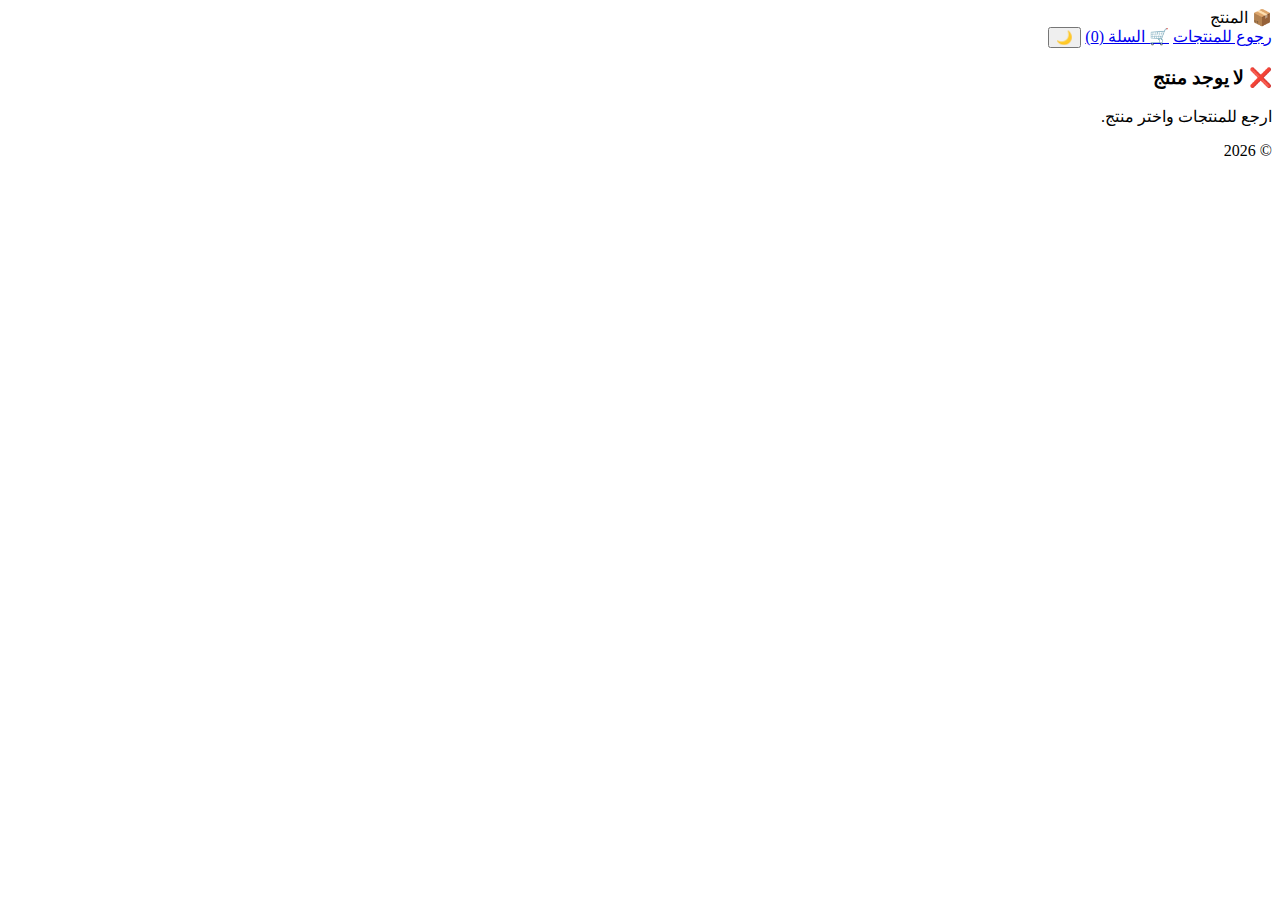
<file: product.html>
<!DOCTYPE html>
<html lang="ar" dir="rtl">
<head>
  <meta charset="UTF-8">
  <meta name="viewport" content="width=device-width, initial-scale=1.0">
  <title>صفحة المنتج</title>
  <link rel="stylesheet" href="style.css">
</head>
<body>

<div class="nav">
  <div class="row">
    <div class="brand">📦 المنتج</div>
    <div class="links">
      <a href="products.html">رجوع للمنتجات</a>
      <a href="cart.html">🛒 السلة (<span id="cartCount">0</span>)</a>
      <button id="themeToggle" class="theme-btn" type="button">🌙</button>
    </div>
  </div>
</div>

<div class="container">
  <div class="card productPage" id="productBox">
    <h3>جاري التحميل...</h3>
  </div>
</div>

<div class="footer">© 2026</div>
<div id="toast"></div>

<script src="cart.js"></script>
<script src="product.js"></script>
<script src="theme.js"></script>
</body>
</html>
</file>
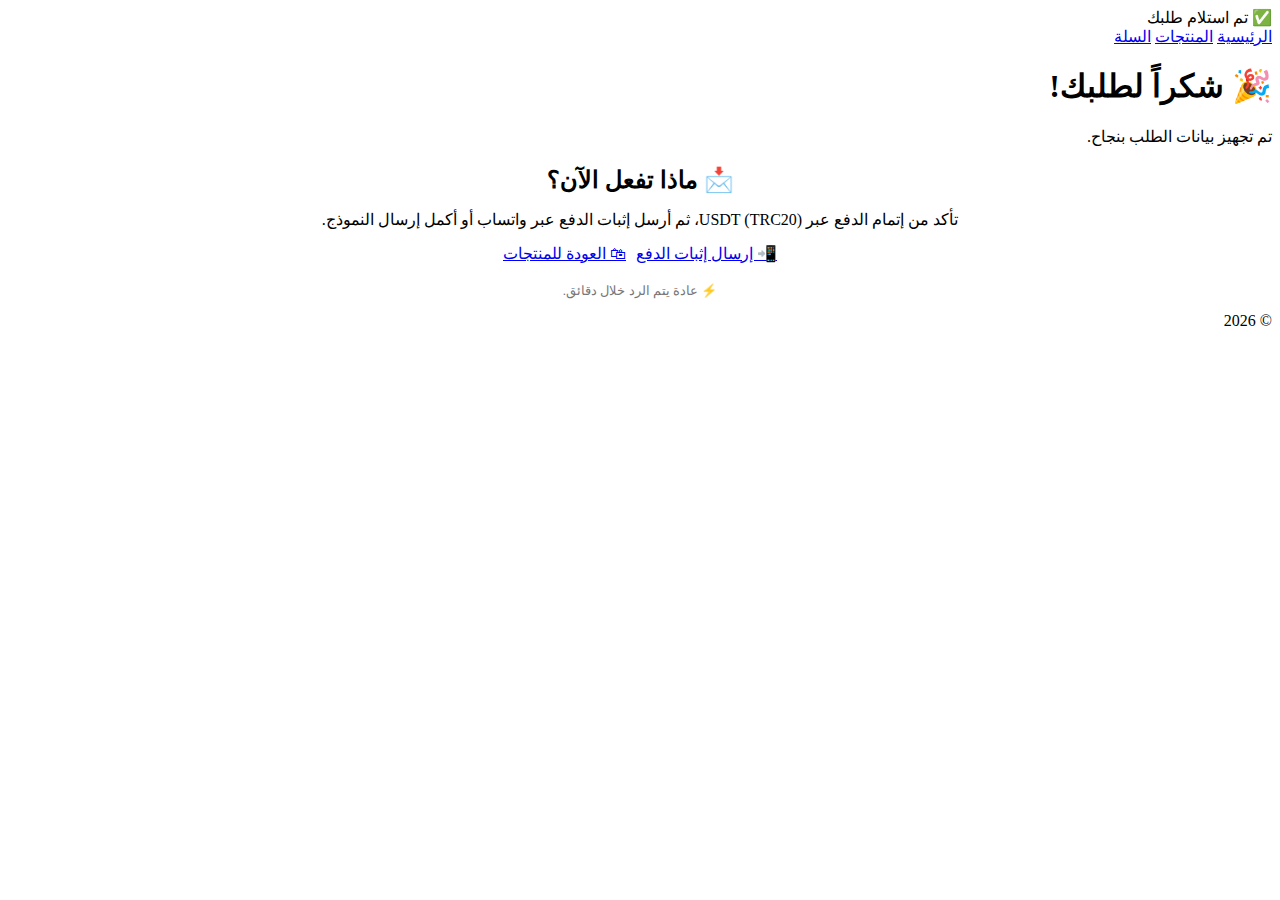
<file: thankyou.html>
<!DOCTYPE html>
<html lang="ar" dir="rtl">
<head>
  <meta charset="UTF-8">
  <meta name="viewport" content="width=device-width, initial-scale=1.0">
  <title>تم إرسال الطلب</title>
  <link rel="stylesheet" href="style.css">
</head>
<body>

<div class="nav">
  <div class="row">
    <div class="brand">✅ تم استلام طلبك</div>
    <div class="links">
      <a href="new-index.html">الرئيسية</a>
      <a href="products.html">المنتجات</a>
      <a href="cart.html">السلة</a>
    </div>
  </div>
</div>

<div class="hero">
  <h1>🎉 شكراً لطلبك!</h1>
  <p>تم تجهيز بيانات الطلب بنجاح.</p>
</div>

<div class="container">
  <div class="card" style="text-align:center">

    <h2 style="margin-bottom:10px">📩 ماذا تفعل الآن؟</h2>

    <p style="margin-bottom:15px">
      تأكد من إتمام الدفع عبر USDT (TRC20)، ثم أرسل إثبات الدفع عبر واتساب أو أكمل إرسال النموذج.
    </p>

    <div style="display:flex;gap:10px;flex-wrap:wrap;justify-content:center">

      <a class="btn buy"
         href="https://wa.me/21658278321"
         target="_blank">
         📲 إرسال إثبات الدفع
      </a>

      <a class="btn chat"
         href="products.html">
         🛍 العودة للمنتجات
      </a>

    </div>

    <p style="margin-top:20px;font-size:13px;color:#777">
      ⚡ عادة يتم الرد خلال دقائق.
    </p>

  </div>
</div>

<div class="footer">© 2026</div>

<script src="theme.js"></script>
</body>
</html>
</file>
<file: style.css>

</file>
